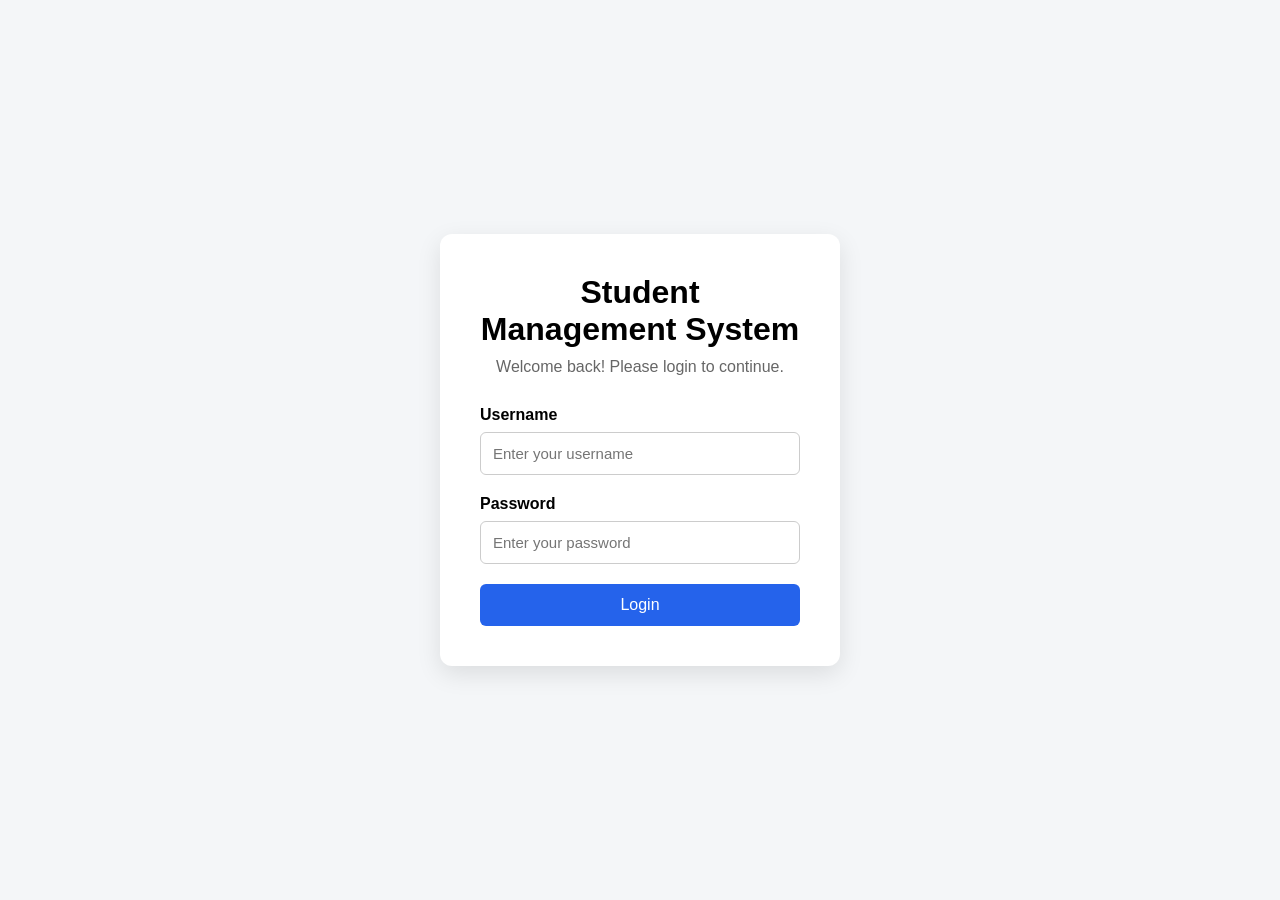
<file: frontend/index.html>
<!DOCTYPE html>
<html lang="en">
<head>
    <meta charset="UTF-8">
    <meta name="viewport" content="width=device-width, initial-scale=1.0">
    <title>Student Management System - Login</title>

    <link rel="stylesheet" href="css/style.css">
</head>

<body>

    <div class="login-container">

        <div class="login-box">

            <h1>Student Management System</h1>
            <p>Welcome back! Please login to continue.</p>

            <form>

                <label for="username">Username</label>
                <input 
                    type="text" 
                    id="username" 
                    placeholder="Enter your username"
                    required
                >

                <label for="password">Password</label>
                <input 
                    type="password" 
                    id="password" 
                    placeholder="Enter your password"
                    required
                >

                <button type="submit">Login</button>

            </form>

        </div>

    </div>

</body>
</html>
</file>
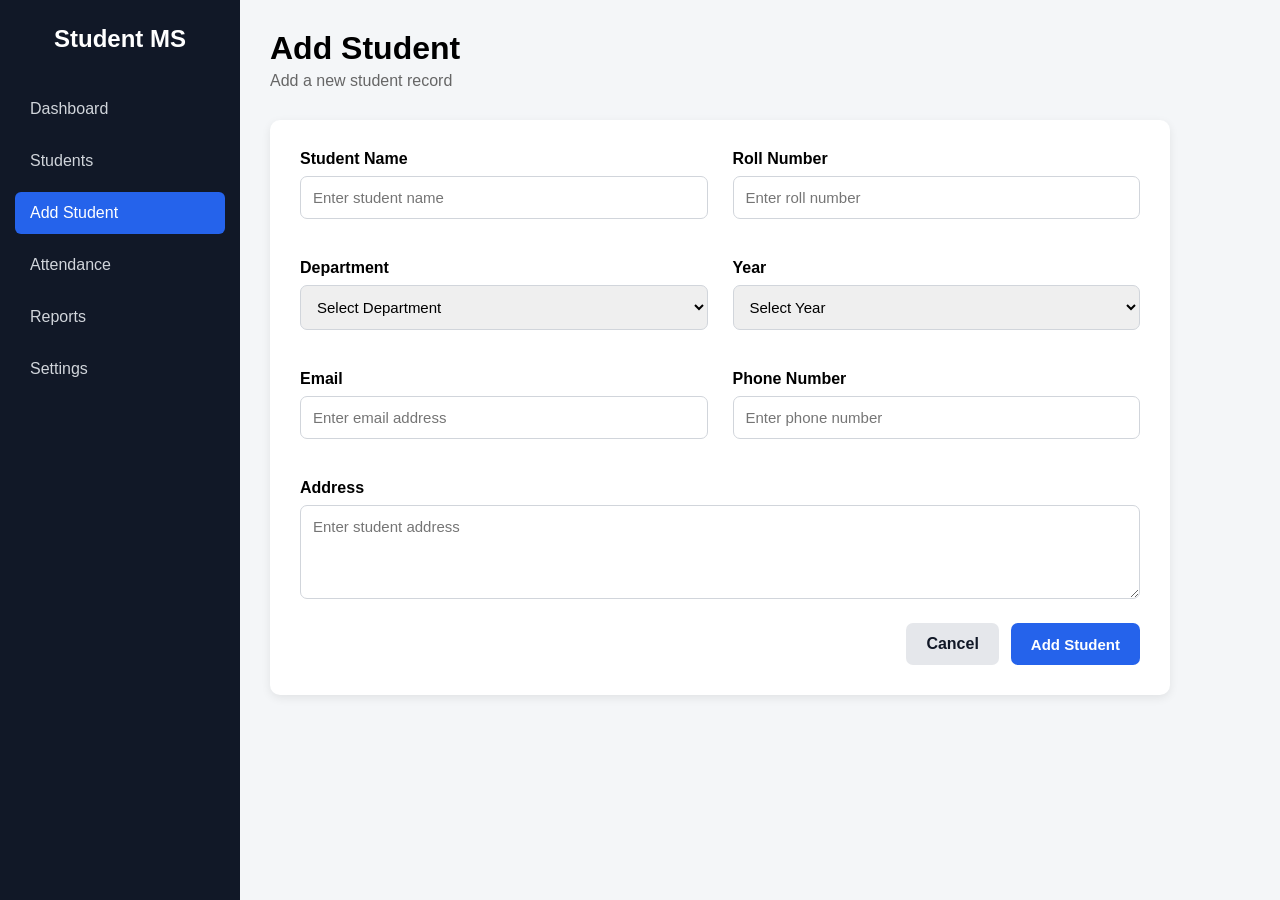
<file: frontend/add-student.html>
<!DOCTYPE html>
<html lang="en">
<head>
    <meta charset="UTF-8">
    <meta name="viewport" content="width=device-width, initial-scale=1.0">
    <title>Add Student - Student Management System</title>
    <link rel="stylesheet" href="css/style.css">
</head>

<body>

<div class="dashboard">

    <aside class="sidebar">
        <h2>Student MS</h2>

        <nav>
            <a href="dashboard.html">Dashboard</a>
            <a href="students.html">Students</a>
            <a href="add-student.html" class="active">Add Student</a>
            <a href="#">Attendance</a>
            <a href="#">Reports</a>
            <a href="#">Settings</a>
        </nav>
    </aside>


    <main class="main-content">

        <header class="topbar">
            <div>
                <h1>Add Student</h1>
                <p>Add a new student record</p>
            </div>
        </header>


        <section class="form-section">

            <form id="studentForm">

                <div class="form-row">

                    <div class="form-group">
                        <label for="studentName">Student Name</label>
                        <input
                            type="text"
                            id="studentName"
                            placeholder="Enter student name"
                            required
                        >
                    </div>

                    <div class="form-group">
                        <label for="rollNumber">Roll Number</label>
                        <input
                            type="text"
                            id="rollNumber"
                            placeholder="Enter roll number"
                            required
                        >
                    </div>

                </div>


                <div class="form-row">

                    <div class="form-group">
                        <label for="department">Department</label>

                        <select id="department" required>
                            <option value="">Select Department</option>
                            <option value="ECE">ECE</option>
                            <option value="CSE">CSE</option>
                            <option value="EEE">EEE</option>
                            <option value="MECH">MECH</option>
                            <option value="CIVIL">CIVIL</option>
                        </select>
                    </div>


                    <div class="form-group">
                        <label for="year">Year</label>

                        <select id="year" required>
                            <option value="">Select Year</option>
                            <option value="1st">1st Year</option>
                            <option value="2nd">2nd Year</option>
                            <option value="3rd">3rd Year</option>
                            <option value="4th">4th Year</option>
                        </select>
                    </div>

                </div>


                <div class="form-row">

                    <div class="form-group">
                        <label for="email">Email</label>
                        <input
                            type="email"
                            id="email"
                            placeholder="Enter email address"
                            required
                        >
                    </div>


                    <div class="form-group">
                        <label for="phone">Phone Number</label>
                        <input
                            type="tel"
                            id="phone"
                            placeholder="Enter phone number"
                            required
                        >
                    </div>

                </div>


                <div class="form-group">
                    <label for="address">Address</label>

                    <textarea
                        id="address"
                        rows="4"
                        placeholder="Enter student address"
                    ></textarea>
                </div>


                <div class="form-actions">
                    <a href="students.html" class="cancel-button">
                        Cancel
                    </a>

                    <button type="submit" class="save-button">
                        Add Student
                    </button>
                </div>

            </form>

        </section>

    </main>

</div>
<script src="js/script.js"></script>

</body>
</html>
</file>
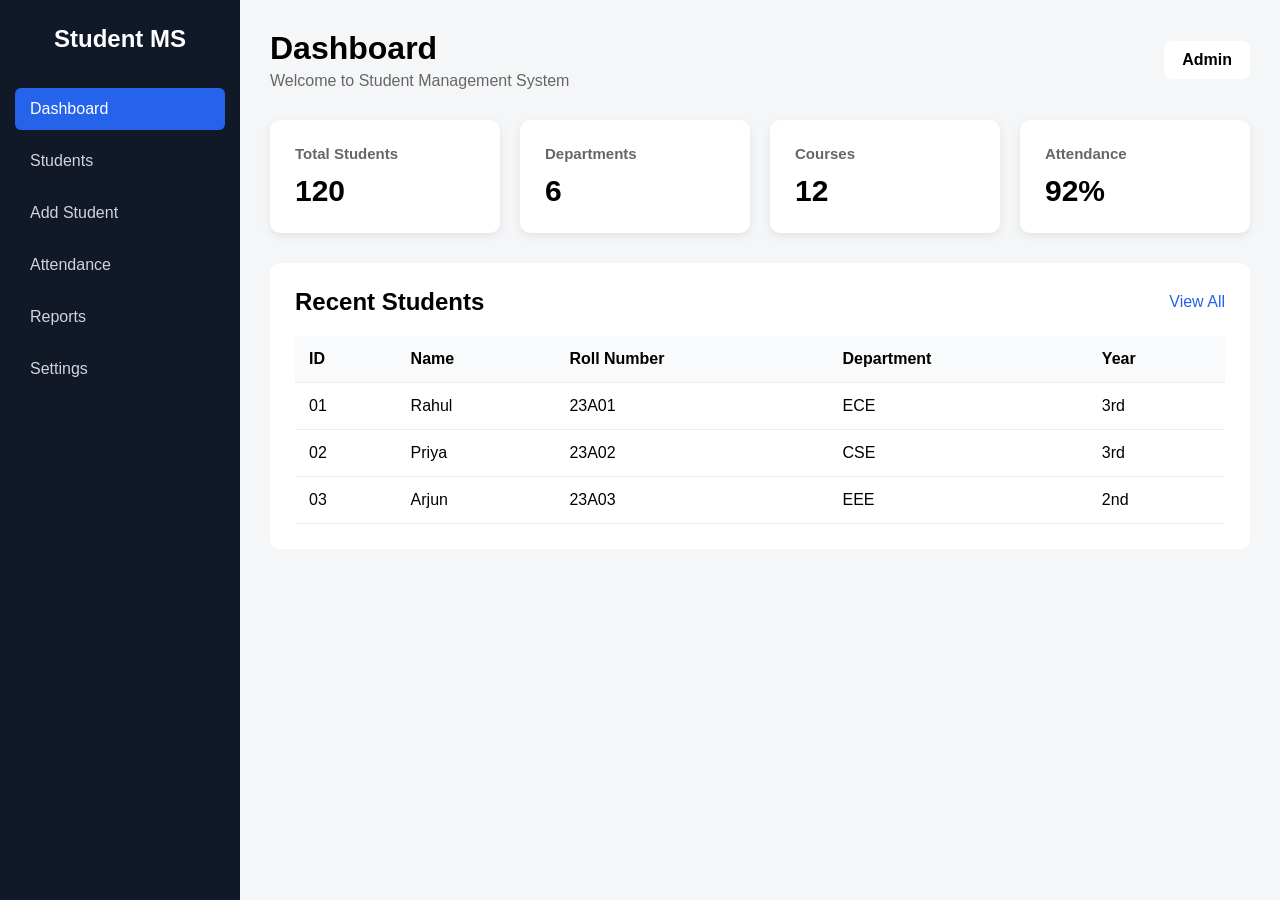
<file: frontend/dashboard.html>
<!DOCTYPE html>
<html lang="en">
<head>
    <meta charset="UTF-8">
    <meta name="viewport" content="width=device-width, initial-scale=1.0">

    <title>Student Management System - Dashboard</title>

    <link rel="stylesheet" href="css/style.css">
</head>

<body>

    <div class="dashboard">

        <!-- Sidebar -->
        <aside class="sidebar">

            <h2>Student MS</h2>

            <nav>
                <a href="dashboard.html" class="active">Dashboard</a>
                <a href="students.html">Students</a>
                <a href="add-student.html">Add Student</a>
                <a href="#">Attendance</a>
                <a href="#">Reports</a>
                <a href="#">Settings</a>
            </nav>

        </aside>


        <!-- Main Content -->
        <main class="main-content">

            <header class="topbar">
                <div>
                    <h1>Dashboard</h1>
                    <p>Welcome to Student Management System</p>
                </div>

                <div class="profile">
                    Admin
                </div>
            </header>


            <!-- Statistics -->
            <section class="stats">

                <div class="stat-card">
                    <h3>Total Students</h3>
                    <p>120</p>
                </div>

                <div class="stat-card">
                    <h3>Departments</h3>
                    <p>6</p>
                </div>

                <div class="stat-card">
                    <h3>Courses</h3>
                    <p>12</p>
                </div>

                <div class="stat-card">
                    <h3>Attendance</h3>
                    <p>92%</p>
                </div>

            </section>


            <!-- Recent Students -->
            <section class="students-section">

                <div class="section-header">
                    <h2>Recent Students</h2>

                    <a href="students.html">
                        View All
                    </a>
                </div>

                <table>

                    <thead>
                        <tr>
                            <th>ID</th>
                            <th>Name</th>
                            <th>Roll Number</th>
                            <th>Department</th>
                            <th>Year</th>
                        </tr>
                    </thead>

                    <tbody>

                        <tr>
                            <td>01</td>
                            <td>Rahul</td>
                            <td>23A01</td>
                            <td>ECE</td>
                            <td>3rd</td>
                        </tr>

                        <tr>
                            <td>02</td>
                            <td>Priya</td>
                            <td>23A02</td>
                            <td>CSE</td>
                            <td>3rd</td>
                        </tr>

                        <tr>
                            <td>03</td>
                            <td>Arjun</td>
                            <td>23A03</td>
                            <td>EEE</td>
                            <td>2nd</td>
                        </tr>

                    </tbody>

                </table>

            </section>

        </main>

    </div>

</body>
</html>
</file>
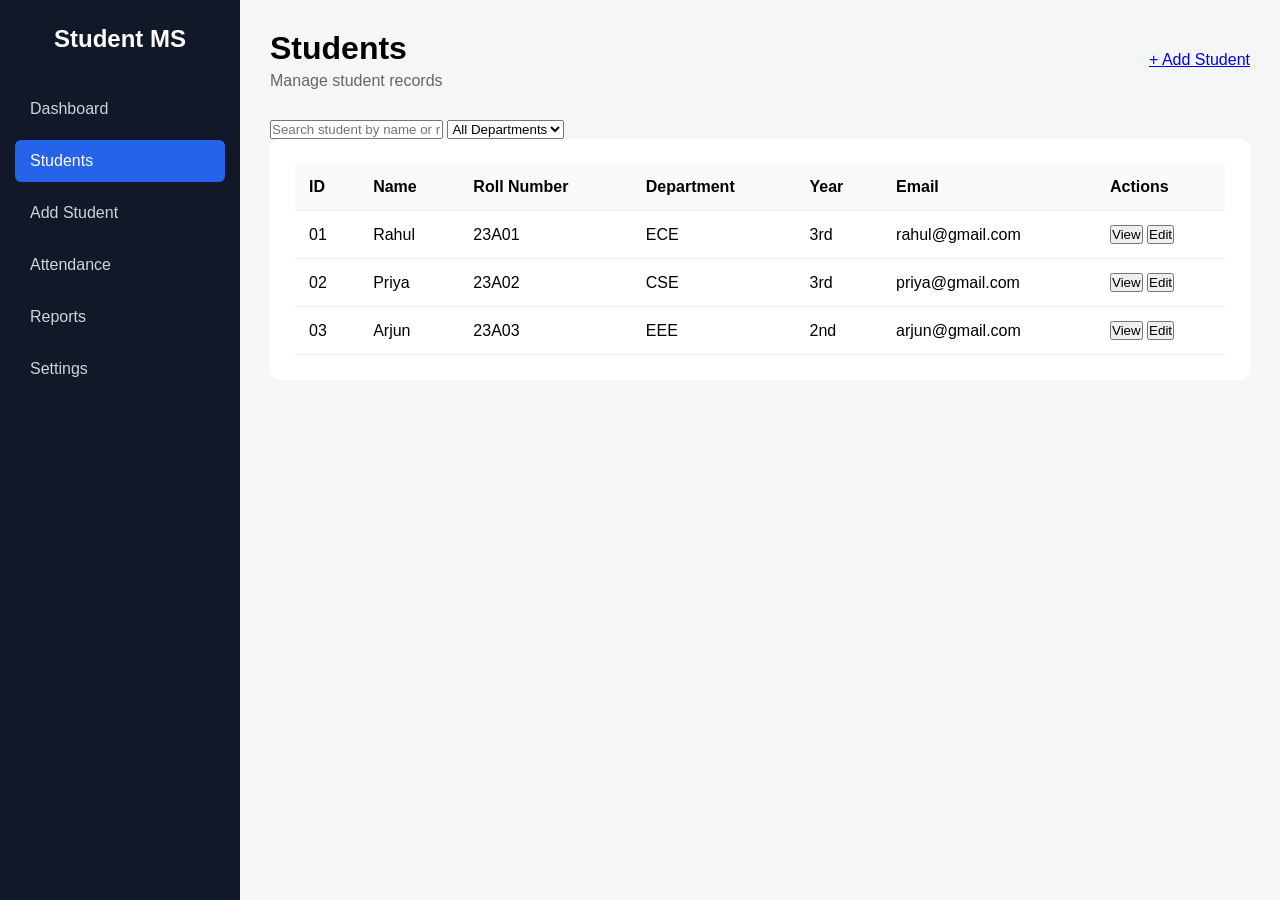
<file: frontend/students.html>
<!DOCTYPE html>
<html lang="en">

<head>
    <meta charset="UTF-8">
    <meta name="viewport" content="width=device-width, initial-scale=1.0">

    <title>Students - Student Management System</title>

    <link rel="stylesheet" href="css/style.css">
</head>

<body>

<div class="dashboard">

    <!-- Sidebar -->
    <aside class="sidebar">

        <h2>Student MS</h2>

        <nav>
            <a href="dashboard.html">Dashboard</a>
            <a href="students.html" class="active">Students</a>
            <a href="add-student.html">Add Student</a>
            <a href="#">Attendance</a>
            <a href="#">Reports</a>
            <a href="#">Settings</a>
        </nav>

    </aside>


    <!-- Main Content -->
    <main class="main-content">

        <header class="topbar">

            <div>
                <h1>Students</h1>
                <p>Manage student records</p>
            </div>

            <a href="add-student.html" class="add-button">
                + Add Student
            </a>

        </header>


        <!-- Search and Filter -->

        <section class="student-controls">

            <input
                type="text"
                id="searchStudent"
                placeholder="Search student by name or roll number..."
            >

            <select id="departmentFilter">

                <option value="">All Departments</option>
                <option value="ECE">ECE</option>
                <option value="CSE">CSE</option>
                <option value="EEE">EEE</option>
                <option value="MECH">MECH</option>
                <option value="CIVIL">CIVIL</option>

            </select>

        </section>


        <!-- Student Table -->

        <section class="students-section">

            <table id="studentTable">

                <thead>

                    <tr>
                        <th>ID</th>
                        <th>Name</th>
                        <th>Roll Number</th>
                        <th>Department</th>
                        <th>Year</th>
                        <th>Email</th>
                        <th>Actions</th>
                    </tr>

                </thead>

                <tbody>

                    <tr>
                        <td>01</td>
                        <td>Rahul</td>
                        <td>23A01</td>
                        <td>ECE</td>
                        <td>3rd</td>
                        <td>rahul@gmail.com</td>

                        <td>
                            <button class="view-btn">View</button>
                            <button class="edit-btn">Edit</button>
                        </td>
                    </tr>


                    <tr>
                        <td>02</td>
                        <td>Priya</td>
                        <td>23A02</td>
                        <td>CSE</td>
                        <td>3rd</td>
                        <td>priya@gmail.com</td>

                        <td>
                            <button class="view-btn">View</button>
                            <button class="edit-btn">Edit</button>
                        </td>
                    </tr>


                    <tr>
                        <td>03</td>
                        <td>Arjun</td>
                        <td>23A03</td>
                        <td>EEE</td>
                        <td>2nd</td>
                        <td>arjun@gmail.com</td>

                        <td>
                            <button class="view-btn">View</button>
                            <button class="edit-btn">Edit</button>
                        </td>
                    </tr>

                </tbody>

            </table>

        </section>

    </main>

</div>


<script src="js/script.js"></script>

</body>

</html>
</file>
<file: frontend/css/style.css>
* {
    margin: 0;
    padding: 0;
    box-sizing: border-box;
}

body {
    font-family: Arial, sans-serif;
    background: #f4f6f8;
}

.login-container {
    min-height: 100vh;
    display: flex;
    justify-content: center;
    align-items: center;
}

.login-box {
    width: 400px;
    padding: 40px;
    background: white;
    border-radius: 12px;
    box-shadow: 0 8px 25px rgba(0, 0, 0, 0.1);
}

.login-box h1 {
    text-align: center;
    margin-bottom: 10px;
}

.login-box p {
    text-align: center;
    color: #666;
    margin-bottom: 30px;
}

.login-box label {
    display: block;
    margin-bottom: 8px;
    font-weight: bold;
}

.login-box input {
    width: 100%;
    padding: 12px;
    margin-bottom: 20px;
    border: 1px solid #ccc;
    border-radius: 6px;
    font-size: 15px;
}

.login-box button {
    width: 100%;
    padding: 12px;
    border: none;
    border-radius: 6px;
    background: #2563eb;
    color: white;
    font-size: 16px;
    cursor: pointer;
}

.login-box button:hover {
    background: #1d4ed8;
}
/* Dashboard */

.dashboard {
    display: flex;
    min-height: 100vh;
}

.sidebar {
    width: 240px;
    background: #111827;
    color: white;
    padding: 25px 15px;
}

.sidebar h2 {
    text-align: center;
    margin-bottom: 35px;
}

.sidebar nav {
    display: flex;
    flex-direction: column;
    gap: 10px;
}

.sidebar a {
    color: #d1d5db;
    text-decoration: none;
    padding: 12px 15px;
    border-radius: 6px;
}

.sidebar a:hover,
.sidebar a.active {
    background: #2563eb;
    color: white;
}

.main-content {
    flex: 1;
    padding: 30px;
    background: #f4f6f8;
}

.topbar {
    display: flex;
    justify-content: space-between;
    align-items: center;
    margin-bottom: 30px;
}

.topbar h1 {
    margin-bottom: 5px;
}

.topbar p {
    color: #666;
}

.profile {
    background: white;
    padding: 10px 18px;
    border-radius: 8px;
    font-weight: bold;
}

.stats {
    display: grid;
    grid-template-columns: repeat(4, 1fr);
    gap: 20px;
    margin-bottom: 30px;
}

.stat-card {
    background: white;
    padding: 25px;
    border-radius: 10px;
    box-shadow: 0 3px 10px rgba(0, 0, 0, 0.08);
}

.stat-card h3 {
    color: #666;
    font-size: 15px;
    margin-bottom: 12px;
}

.stat-card p {
    font-size: 30px;
    font-weight: bold;
}

.students-section {
    background: white;
    padding: 25px;
    border-radius: 10px;
}

.section-header {
    display: flex;
    justify-content: space-between;
    align-items: center;
    margin-bottom: 20px;
}

.section-header a {
    color: #2563eb;
    text-decoration: none;
}

table {
    width: 100%;
    border-collapse: collapse;
}

th,
td {
    padding: 14px;
    text-align: left;
    border-bottom: 1px solid #eee;
}

th {
    background: #f8fafc;
}

/* Mobile */

@media (max-width: 800px) {

    .sidebar {
        width: 180px;
    }

    .stats {
        grid-template-columns: repeat(2, 1fr);
    }
}

@media (max-width: 600px) {

    .dashboard {
        flex-direction: column;
    }

    .sidebar {
        width: 100%;
    }

    .stats {
        grid-template-columns: 1fr;
    }

    .main-content {
        padding: 15px;
    }
}
/* Add Student Form */

.form-section {
    background: white;
    padding: 30px;
    border-radius: 10px;
    max-width: 900px;
    box-shadow: 0 3px 10px rgba(0, 0, 0, 0.08);
}

.form-row {
    display: flex;
    gap: 25px;
    margin-bottom: 20px;
}

.form-group {
    flex: 1;
    margin-bottom: 20px;
}

.form-group label {
    display: block;
    margin-bottom: 8px;
    font-weight: bold;
}

.form-group input,
.form-group select,
.form-group textarea {
    width: 100%;
    padding: 12px;
    border: 1px solid #d1d5db;
    border-radius: 7px;
    font-size: 15px;
    font-family: Arial, sans-serif;
}

.form-group textarea {
    resize: vertical;
}

.form-group input:focus,
.form-group select:focus,
.form-group textarea:focus {
    outline: none;
    border-color: #2563eb;
}

.form-actions {
    display: flex;
    justify-content: flex-end;
    gap: 12px;
    margin-top: 10px;
}

.cancel-button {
    padding: 12px 20px;
    background: #e5e7eb;
    color: #111827;
    border-radius: 7px;
    text-decoration: none;
    font-weight: bold;
}

.cancel-button:hover {
    background: #d1d5db;
}

.save-button {
    padding: 12px 20px;
    background: #2563eb;
    color: white;
    border: none;
    border-radius: 7px;
    font-size: 15px;
    font-weight: bold;
    cursor: pointer;
}

.save-button:hover {
    background: #1d4ed8;
}

@media (max-width: 700px) {
    .form-row {
        flex-direction: column;
        gap: 0;
    }

    .form-section {
        padding: 20px;
    }
}
</file>
